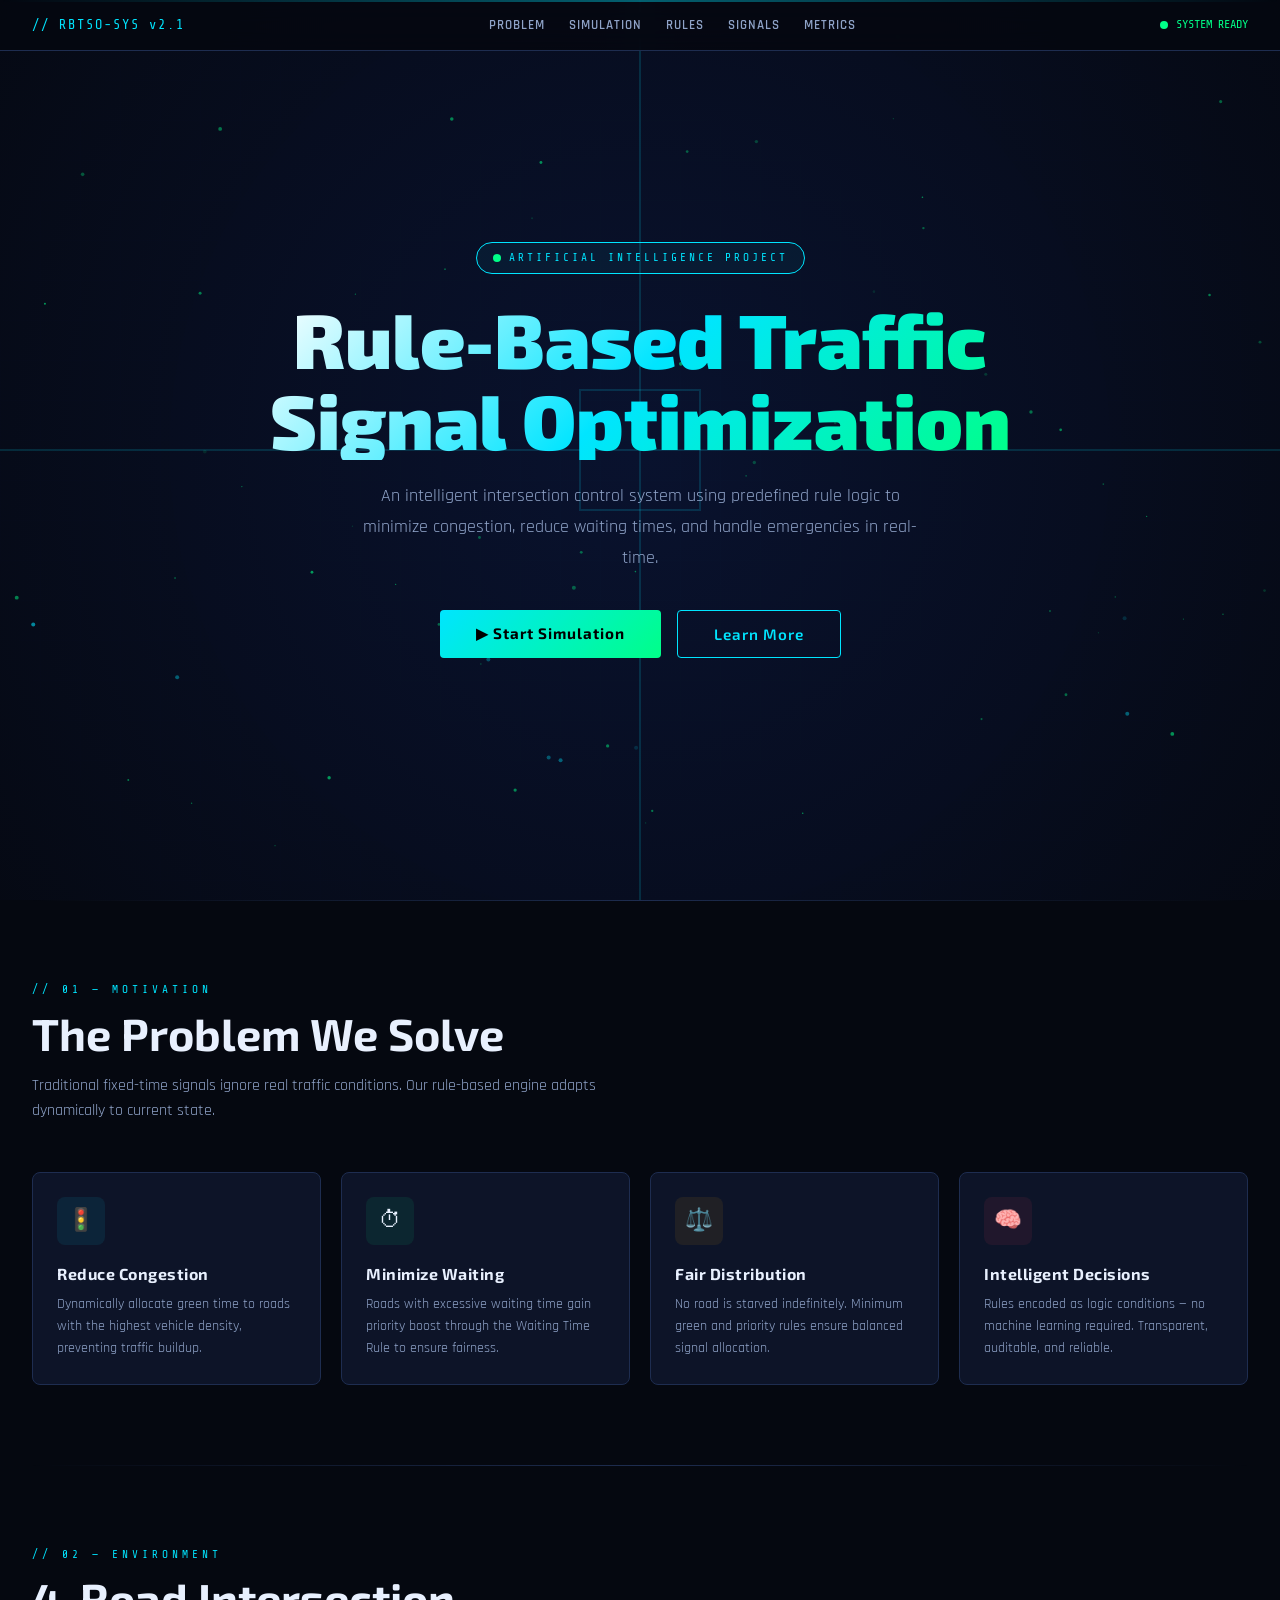
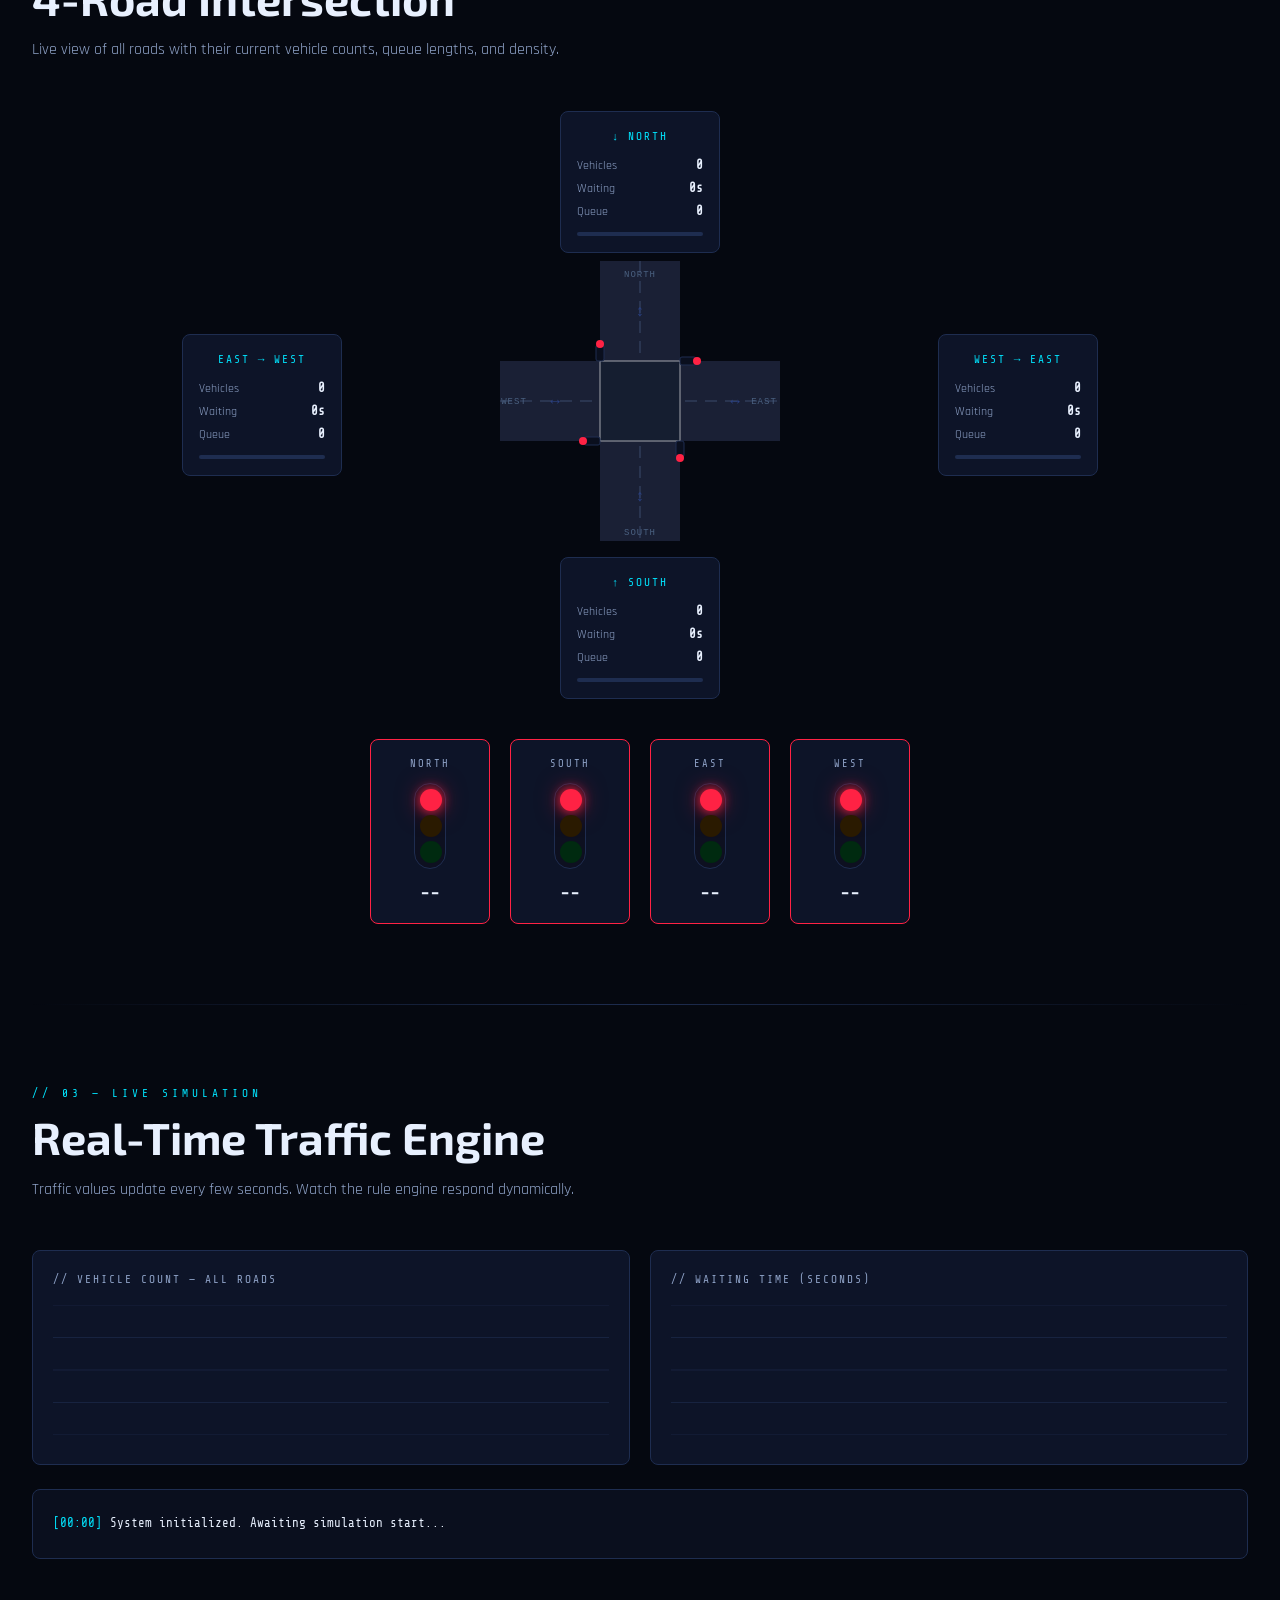
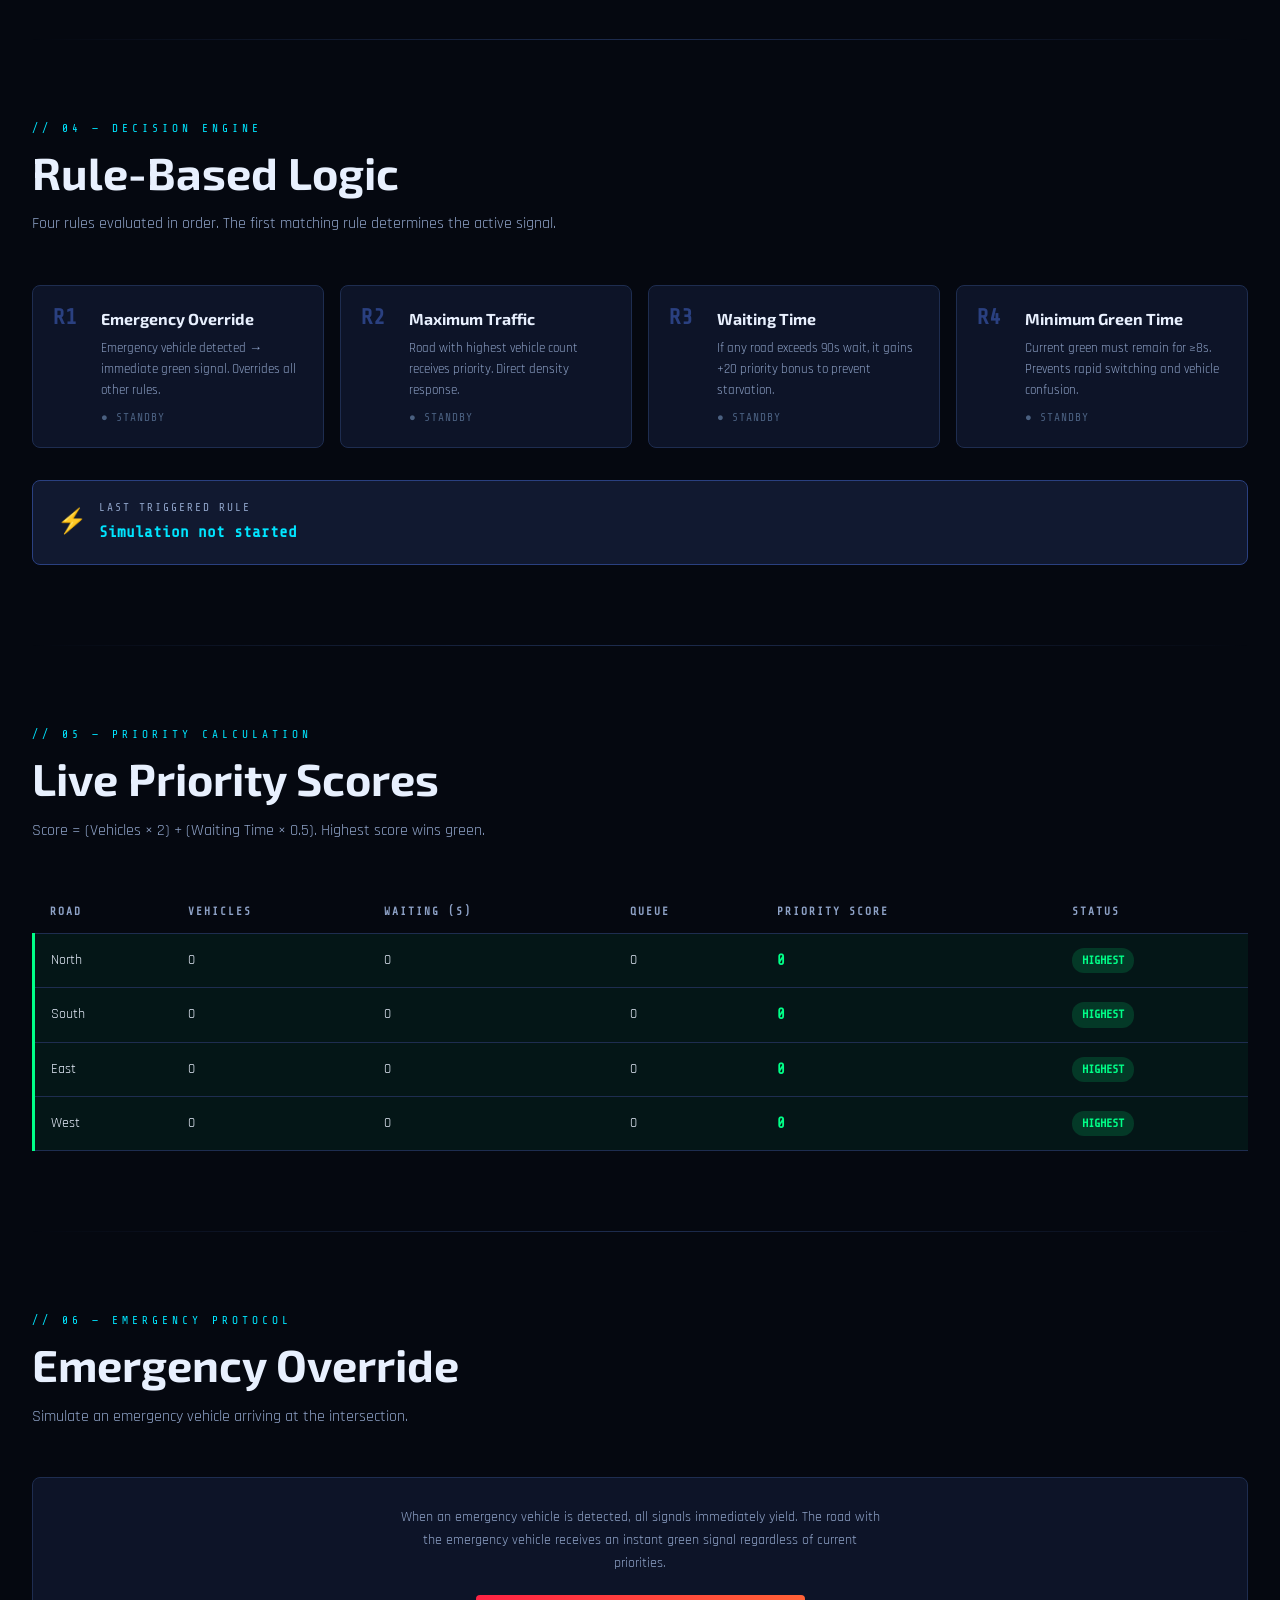
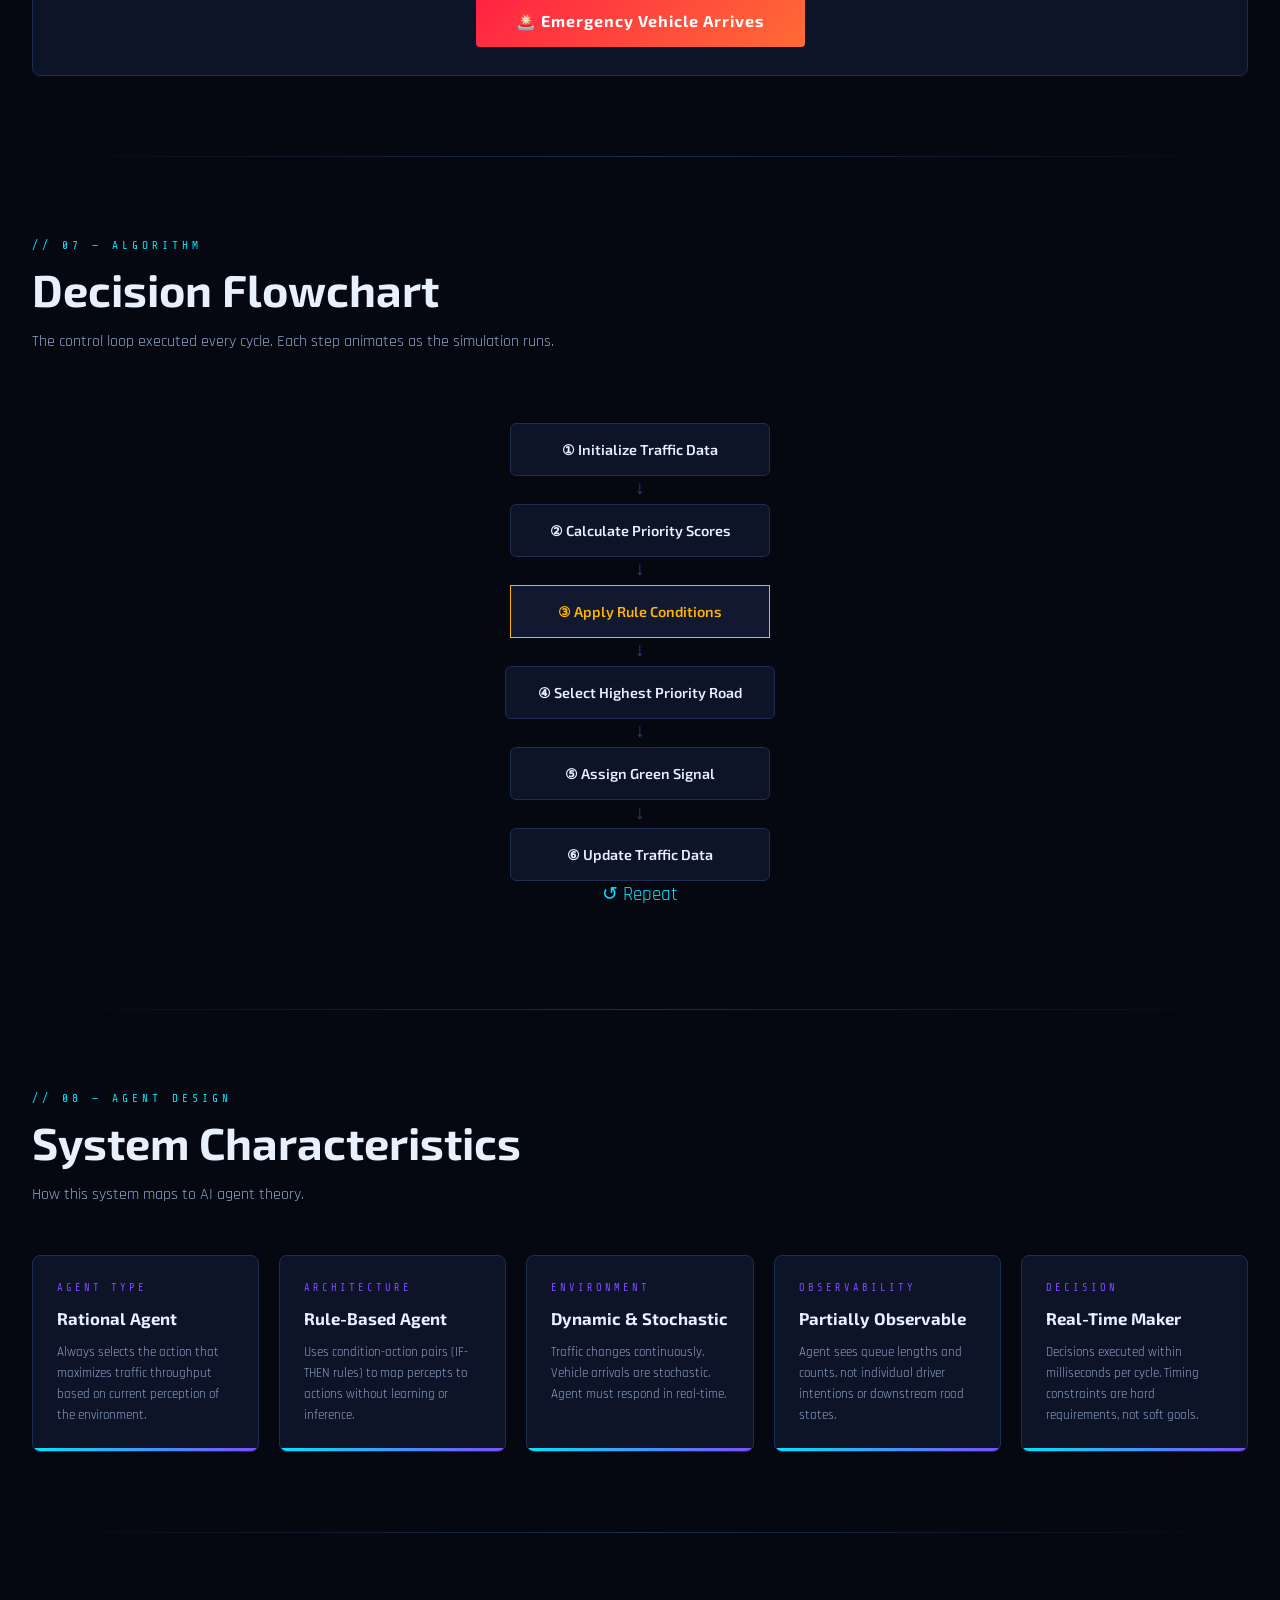
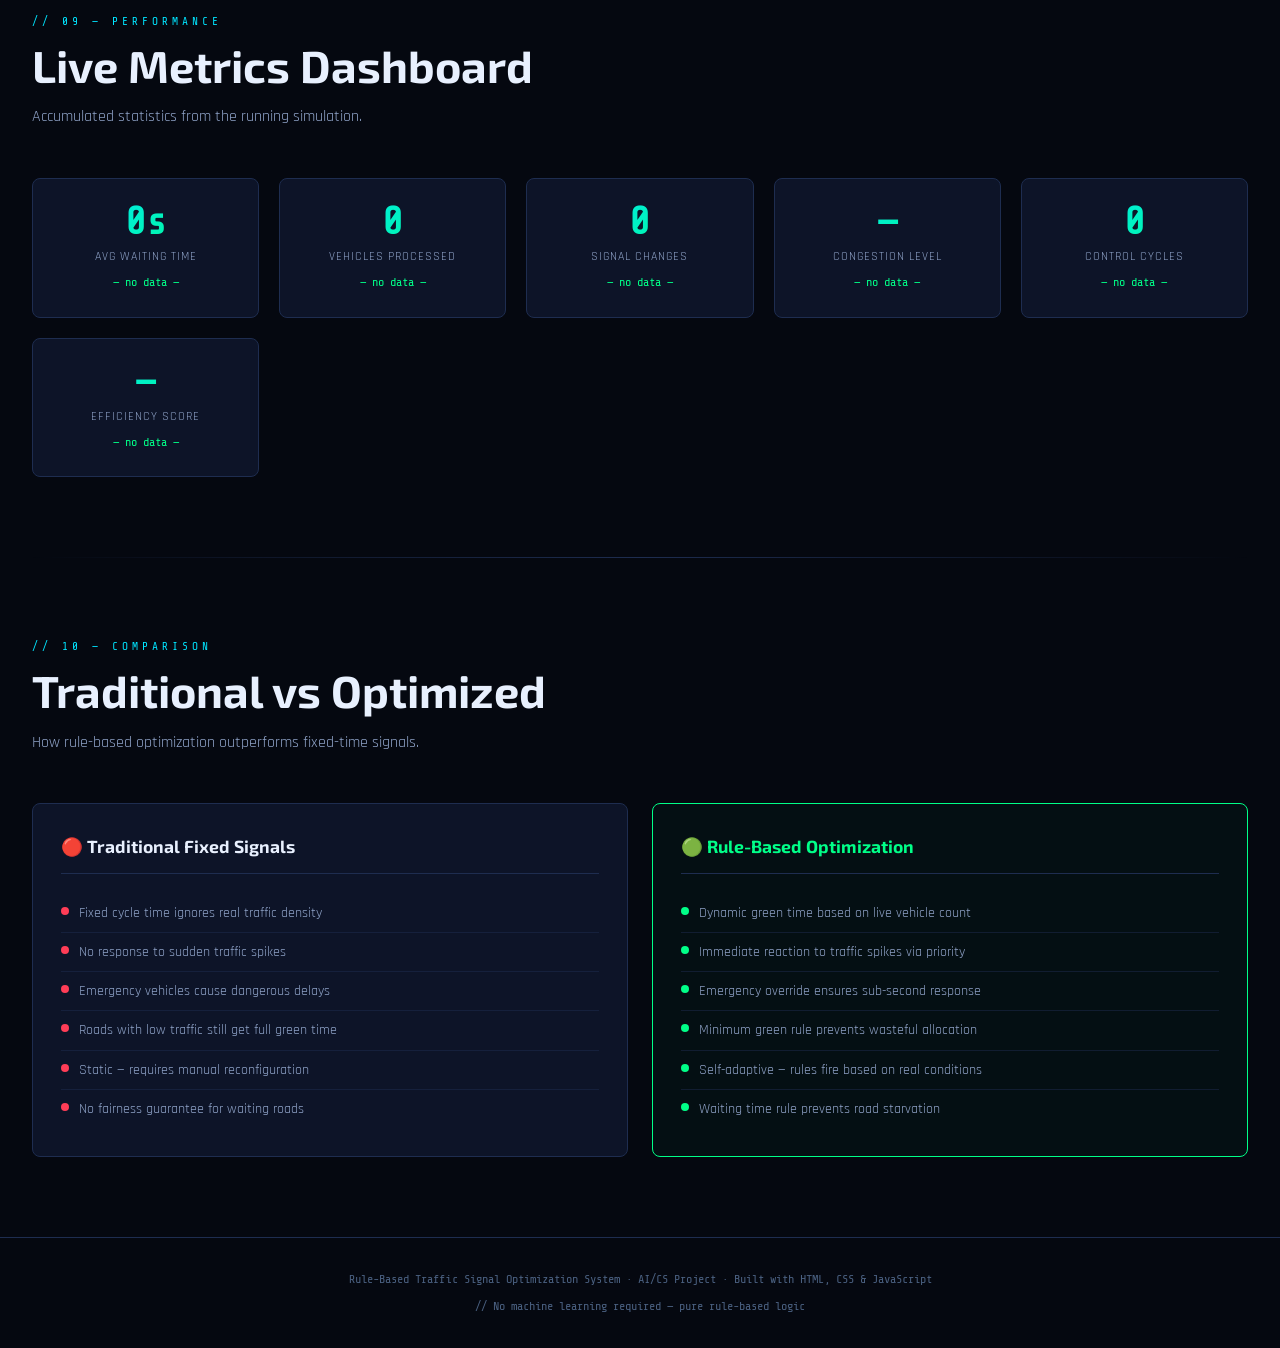
<file: index.html>
<!DOCTYPE html>
<html lang="en">
<head>
<meta charset="UTF-8">
<meta name="viewport" content="width=device-width, initial-scale=1.0">
<title>Rule-Based Traffic Signal Optimization System</title>
<link href="https://fonts.googleapis.com/css2?family=Share+Tech+Mono&family=Exo+2:wght@300;400;600;700;900&family=Rajdhani:wght@400;500;600;700&display=swap" rel="stylesheet">
<style>
:root {
  --bg-deep: #050810;
  --bg-panel: #0a0f1e;
  --bg-card: #0d1428;
  --bg-card2: #111930;
  --border: #1e2d50;
  --border-bright: #2a4080;
  --accent-cyan: #00e5ff;
  --accent-green: #00ff88;
  --accent-amber: #ffb300;
  --accent-red: #ff3d57;
  --accent-purple: #7c4dff;
  --text-primary: #e8f0fe;
  --text-secondary: #8fa3c8;
  --text-dim: #4a6080;
  --signal-red: #ff2244;
  --signal-yellow: #ffcc00;
  --signal-green: #00ff66;
  --road-asphalt: #1a2035;
  --road-line: #2a3550;
  --font-display: 'Exo 2', sans-serif;
  --font-mono: 'Share Tech Mono', monospace;
  --font-ui: 'Rajdhani', sans-serif;
}

*, *::before, *::after { box-sizing: border-box; margin: 0; padding: 0; }

html { scroll-behavior: smooth; }

body {
  background: var(--bg-deep);
  color: var(--text-primary);
  font-family: var(--font-ui);
  overflow-x: hidden;
  line-height: 1.6;
}

/* ===== SCROLLBAR ===== */
::-webkit-scrollbar { width: 6px; }
::-webkit-scrollbar-track { background: var(--bg-panel); }
::-webkit-scrollbar-thumb { background: var(--border-bright); border-radius: 3px; }

/* ===== GRID BACKGROUND ===== */
body::before {
  content: '';
  position: fixed;
  inset: 0;
  background-image:
    linear-gradient(rgba(0,229,255,0.03) 1px, transparent 1px),
    linear-gradient(90deg, rgba(0,229,255,0.03) 1px, transparent 1px);
  background-size: 40px 40px;
  pointer-events: none;
  z-index: 0;
}

/* ===== HEADER / NAV ===== */
nav {
  position: fixed;
  top: 0; left: 0; right: 0;
  z-index: 100;
  display: flex;
  align-items: center;
  justify-content: space-between;
  padding: 14px 32px;
  background: rgba(5,8,16,0.85);
  backdrop-filter: blur(12px);
  border-bottom: 1px solid var(--border);
}
.nav-logo {
  font-family: var(--font-mono);
  font-size: 0.85rem;
  color: var(--accent-cyan);
  letter-spacing: 2px;
}
.nav-links { display: flex; gap: 24px; }
.nav-links a {
  font-family: var(--font-ui);
  font-weight: 600;
  font-size: 0.8rem;
  color: var(--text-secondary);
  text-decoration: none;
  letter-spacing: 1px;
  text-transform: uppercase;
  transition: color 0.2s;
}
.nav-links a:hover { color: var(--accent-cyan); }
.nav-status {
  display: flex;
  align-items: center;
  gap: 8px;
  font-family: var(--font-mono);
  font-size: 0.75rem;
  color: var(--accent-green);
}
.status-dot {
  width: 8px; height: 8px;
  background: var(--accent-green);
  border-radius: 50%;
  animation: pulse-dot 1.5s infinite;
}
@keyframes pulse-dot {
  0%,100% { opacity: 1; transform: scale(1); }
  50% { opacity: 0.4; transform: scale(0.7); }
}

/* ===== SECTIONS ===== */
section { position: relative; z-index: 1; padding: 80px 32px; max-width: 1300px; margin: 0 auto; }
.section-label {
  font-family: var(--font-mono);
  font-size: 0.7rem;
  letter-spacing: 4px;
  color: var(--accent-cyan);
  text-transform: uppercase;
  margin-bottom: 8px;
}
.section-title {
  font-family: var(--font-display);
  font-size: clamp(1.8rem, 4vw, 2.8rem);
  font-weight: 700;
  color: var(--text-primary);
  margin-bottom: 12px;
  line-height: 1.2;
}
.section-subtitle {
  font-size: 1rem;
  color: var(--text-secondary);
  max-width: 600px;
  margin-bottom: 48px;
}

/* ===== HERO ===== */
#hero {
  min-height: 100vh;
  display: flex;
  flex-direction: column;
  align-items: center;
  justify-content: center;
  text-align: center;
  padding-top: 80px;
  max-width: 100%;
  padding-left: 0; padding-right: 0;
  overflow: hidden;
}
.hero-bg {
  position: absolute;
  inset: 0;
  z-index: 0;
}
.hero-canvas { width: 100%; height: 100%; display: block; }
.hero-content {
  position: relative;
  z-index: 2;
  padding: 0 24px;
}
.hero-badge {
  display: inline-flex;
  align-items: center;
  gap: 8px;
  padding: 6px 16px;
  border: 1px solid var(--accent-cyan);
  border-radius: 24px;
  font-family: var(--font-mono);
  font-size: 0.7rem;
  letter-spacing: 3px;
  color: var(--accent-cyan);
  margin-bottom: 24px;
  background: rgba(0,229,255,0.05);
}
.hero-title {
  font-family: var(--font-display);
  font-size: clamp(2.2rem, 6vw, 5rem);
  font-weight: 900;
  line-height: 1.05;
  margin-bottom: 20px;
  background: linear-gradient(135deg, #fff 0%, var(--accent-cyan) 50%, var(--accent-green) 100%);
  -webkit-background-clip: text;
  -webkit-text-fill-color: transparent;
  background-clip: text;
}
.hero-sub {
  font-size: clamp(0.95rem, 2vw, 1.15rem);
  color: var(--text-secondary);
  max-width: 560px;
  margin: 0 auto 36px;
  line-height: 1.7;
}
.hero-btns { display: flex; gap: 16px; justify-content: center; flex-wrap: wrap; }
.btn-primary {
  padding: 14px 36px;
  background: linear-gradient(135deg, var(--accent-cyan), var(--accent-green));
  color: #000;
  border: none;
  border-radius: 4px;
  font-family: var(--font-display);
  font-weight: 700;
  font-size: 0.95rem;
  letter-spacing: 1px;
  cursor: pointer;
  transition: all 0.3s;
  position: relative;
  overflow: hidden;
}
.btn-primary:hover { transform: translateY(-2px); box-shadow: 0 8px 32px rgba(0,229,255,0.4); }
.btn-secondary {
  padding: 14px 36px;
  background: transparent;
  color: var(--accent-cyan);
  border: 1px solid var(--accent-cyan);
  border-radius: 4px;
  font-family: var(--font-display);
  font-weight: 600;
  font-size: 0.95rem;
  letter-spacing: 1px;
  cursor: pointer;
  transition: all 0.3s;
}
.btn-secondary:hover { background: rgba(0,229,255,0.08); transform: translateY(-2px); }

/* ===== CARDS ===== */
.cards-grid { display: grid; gap: 20px; }
.cards-grid-4 { grid-template-columns: repeat(auto-fit, minmax(240px,1fr)); }
.cards-grid-3 { grid-template-columns: repeat(auto-fit, minmax(260px,1fr)); }
.cards-grid-2 { grid-template-columns: repeat(auto-fit, minmax(320px,1fr)); }

.card {
  background: var(--bg-card);
  border: 1px solid var(--border);
  border-radius: 8px;
  padding: 24px;
  transition: border-color 0.3s, transform 0.3s;
  position: relative;
  overflow: hidden;
}
.card::before {
  content: '';
  position: absolute;
  top: 0; left: 0; right: 0;
  height: 2px;
  background: linear-gradient(90deg, transparent, var(--accent-cyan), transparent);
  opacity: 0;
  transition: opacity 0.3s;
}
.card:hover { border-color: var(--border-bright); transform: translateY(-3px); }
.card:hover::before { opacity: 1; }

.card-icon {
  width: 48px; height: 48px;
  border-radius: 8px;
  display: flex;
  align-items: center;
  justify-content: center;
  font-size: 1.4rem;
  margin-bottom: 16px;
  background: rgba(0,229,255,0.08);
}
.card-icon.green { background: rgba(0,255,136,0.08); }
.card-icon.amber { background: rgba(255,179,0,0.08); }
.card-icon.red { background: rgba(255,61,87,0.08); }
.card-icon.purple { background: rgba(124,77,255,0.08); }

.card-title {
  font-family: var(--font-display);
  font-size: 1rem;
  font-weight: 700;
  color: var(--text-primary);
  margin-bottom: 8px;
  letter-spacing: 0.5px;
}
.card-text {
  font-size: 0.85rem;
  color: var(--text-secondary);
  line-height: 1.6;
}

/* ===== INTERSECTION VISUALIZATION ===== */
#intersection-wrap {
  display: grid;
  grid-template-columns: 1fr auto 1fr;
  grid-template-rows: auto auto auto;
  gap: 0;
  align-items: center;
  justify-items: center;
  margin-bottom: 40px;
  position: relative;
}
.road-info-card {
  background: var(--bg-card);
  border: 1px solid var(--border);
  border-radius: 8px;
  padding: 16px;
  min-width: 160px;
  text-align: center;
  transition: all 0.4s;
}
.road-info-card.active-road {
  border-color: var(--signal-green);
  box-shadow: 0 0 20px rgba(0,255,102,0.2);
}
.road-name {
  font-family: var(--font-mono);
  font-size: 0.7rem;
  letter-spacing: 2px;
  color: var(--accent-cyan);
  text-transform: uppercase;
  margin-bottom: 10px;
}
.road-stat { font-size: 0.78rem; color: var(--text-secondary); margin: 3px 0; display: flex; justify-content: space-between; gap: 12px; }
.road-stat span { color: var(--text-primary); font-weight: 600; font-family: var(--font-mono); }
.density-bar { height: 4px; border-radius: 2px; background: var(--border); margin-top: 10px; overflow: hidden; }
.density-fill { height: 100%; border-radius: 2px; background: linear-gradient(90deg, var(--accent-green), var(--accent-amber)); transition: width 0.8s ease; }

/* ===== INTERSECTION SVG ===== */
.intersection-svg-wrap {
  grid-column: 2;
  grid-row: 1 / 4;
  position: relative;
}
#intersection-svg {
  width: 280px;
  height: 280px;
}

/* ===== SIGNAL DISPLAY ===== */
.signals-row {
  display: flex;
  justify-content: center;
  gap: 20px;
  flex-wrap: wrap;
  margin-top: 32px;
}
.signal-unit {
  background: var(--bg-card);
  border: 1px solid var(--border);
  border-radius: 8px;
  padding: 16px 20px;
  display: flex;
  flex-direction: column;
  align-items: center;
  gap: 10px;
  min-width: 120px;
  transition: all 0.4s;
}
.signal-unit.green-active {
  border-color: var(--signal-green);
  box-shadow: 0 0 24px rgba(0,255,102,0.25);
}
.signal-unit.red-active {
  border-color: var(--signal-red);
}
.signal-label {
  font-family: var(--font-mono);
  font-size: 0.65rem;
  letter-spacing: 2px;
  color: var(--text-secondary);
  text-transform: uppercase;
}
.traffic-light {
  width: 32px;
  background: #0d1020;
  border-radius: 16px;
  padding: 5px;
  display: flex;
  flex-direction: column;
  gap: 4px;
  border: 1px solid var(--border);
}
.light-bulb {
  width: 22px; height: 22px;
  border-radius: 50%;
  transition: all 0.4s;
}
.light-red { background: #2a0a0a; }
.light-yellow { background: #2a1a00; }
.light-green { background: #002a10; }
.light-red.on { background: var(--signal-red); box-shadow: 0 0 12px var(--signal-red), 0 0 24px rgba(255,34,68,0.5); }
.light-yellow.on { background: var(--signal-yellow); box-shadow: 0 0 12px var(--signal-yellow), 0 0 24px rgba(255,204,0,0.5); }
.light-green.on { background: var(--signal-green); box-shadow: 0 0 12px var(--signal-green), 0 0 24px rgba(0,255,102,0.5); }
.signal-countdown {
  font-family: var(--font-mono);
  font-size: 1.1rem;
  font-weight: bold;
  color: var(--text-primary);
}

/* ===== PRIORITY TABLE ===== */
.priority-table-wrap { overflow-x: auto; }
table {
  width: 100%;
  border-collapse: collapse;
  font-family: var(--font-ui);
  font-size: 0.9rem;
}
th {
  padding: 12px 16px;
  text-align: left;
  font-family: var(--font-mono);
  font-size: 0.7rem;
  letter-spacing: 2px;
  color: var(--text-secondary);
  text-transform: uppercase;
  border-bottom: 1px solid var(--border);
}
td {
  padding: 14px 16px;
  border-bottom: 1px solid var(--border);
  color: var(--text-primary);
  transition: background 0.3s;
}
tr.highest td { background: rgba(0,255,136,0.06); }
tr.highest td:first-child { border-left: 3px solid var(--accent-green); }
.priority-badge {
  display: inline-block;
  padding: 3px 10px;
  border-radius: 12px;
  font-family: var(--font-mono);
  font-size: 0.75rem;
  font-weight: 700;
}
.priority-badge.high { background: rgba(0,255,136,0.15); color: var(--accent-green); }
.priority-badge.med { background: rgba(255,179,0,0.15); color: var(--accent-amber); }
.priority-badge.low { background: rgba(255,61,87,0.1); color: var(--text-secondary); }

/* ===== RULES ENGINE ===== */
.rules-grid { display: grid; grid-template-columns: repeat(auto-fit, minmax(280px,1fr)); gap: 16px; margin-bottom: 32px; }
.rule-card {
  background: var(--bg-card);
  border: 1px solid var(--border);
  border-radius: 8px;
  padding: 20px;
  display: flex;
  gap: 16px;
  align-items: flex-start;
  transition: all 0.4s;
}
.rule-card.triggered {
  border-color: var(--accent-cyan);
  background: rgba(0,229,255,0.04);
  box-shadow: 0 0 20px rgba(0,229,255,0.1);
}
.rule-card.triggered .rule-name { color: var(--accent-cyan); }
.rule-index {
  font-family: var(--font-mono);
  font-size: 1.4rem;
  font-weight: 700;
  color: var(--border-bright);
  min-width: 32px;
  line-height: 1;
}
.rule-name {
  font-family: var(--font-display);
  font-weight: 700;
  margin-bottom: 6px;
  transition: color 0.3s;
}
.rule-desc { font-size: 0.82rem; color: var(--text-secondary); }
.rule-status {
  margin-top: 8px;
  font-family: var(--font-mono);
  font-size: 0.7rem;
  letter-spacing: 1px;
}
.rule-active { color: var(--accent-cyan); }
.rule-idle { color: var(--text-dim); }
.triggered-display {
  background: var(--bg-card2);
  border: 1px solid var(--border-bright);
  border-radius: 8px;
  padding: 18px 24px;
  display: flex;
  align-items: center;
  gap: 12px;
  font-family: var(--font-mono);
  font-size: 0.85rem;
}
.triggered-label { color: var(--text-secondary); font-size: 0.7rem; letter-spacing: 2px; text-transform: uppercase; display: block; margin-bottom: 4px; }
.triggered-value { color: var(--accent-cyan); font-size: 1rem; font-weight: 700; }

/* ===== ALGORITHM FLOWCHART ===== */
.flowchart {
  display: flex;
  flex-direction: column;
  align-items: center;
  gap: 0;
  padding: 20px 0;
}
.flow-step {
  background: var(--bg-card);
  border: 1px solid var(--border);
  border-radius: 6px;
  padding: 14px 32px;
  min-width: 260px;
  text-align: center;
  font-family: var(--font-display);
  font-weight: 600;
  font-size: 0.9rem;
  transition: all 0.4s;
  position: relative;
}
.flow-step.active-step {
  border-color: var(--accent-cyan);
  background: rgba(0,229,255,0.06);
  box-shadow: 0 0 20px rgba(0,229,255,0.15);
  color: var(--accent-cyan);
}
.flow-step.decision {
  border-radius: 0;
  transform: rotate(0deg);
  background: var(--bg-card2);
  border-color: var(--accent-amber);
  color: var(--accent-amber);
}
.flow-step.decision.active-step {
  border-color: var(--accent-cyan);
  color: var(--accent-cyan);
  background: rgba(0,229,255,0.06);
}
.flow-arrow {
  font-size: 1.2rem;
  color: var(--border-bright);
  height: 28px;
  display: flex;
  align-items: center;
}
.flow-arrow.active-arrow { color: var(--accent-cyan); }

/* ===== METRICS ===== */
.metrics-grid { display: grid; grid-template-columns: repeat(auto-fit, minmax(200px,1fr)); gap: 20px; }
.metric-card {
  background: var(--bg-card);
  border: 1px solid var(--border);
  border-radius: 8px;
  padding: 24px;
  text-align: center;
}
.metric-value {
  font-family: var(--font-mono);
  font-size: 2.4rem;
  font-weight: 700;
  line-height: 1;
  margin-bottom: 6px;
  background: linear-gradient(135deg, var(--accent-cyan), var(--accent-green));
  -webkit-background-clip: text;
  -webkit-text-fill-color: transparent;
  background-clip: text;
}
.metric-label {
  font-size: 0.78rem;
  color: var(--text-secondary);
  letter-spacing: 1px;
  text-transform: uppercase;
}
.metric-trend {
  font-size: 0.75rem;
  color: var(--accent-green);
  margin-top: 6px;
  font-family: var(--font-mono);
}
.metric-trend.bad { color: var(--accent-red); }

/* ===== COMPARISON ===== */
.comparison-grid { display: grid; grid-template-columns: 1fr 1fr; gap: 24px; }
@media(max-width:700px) { .comparison-grid { grid-template-columns: 1fr; } }
.compare-card {
  background: var(--bg-card);
  border: 1px solid var(--border);
  border-radius: 8px;
  padding: 28px;
}
.compare-card.optimized { border-color: var(--accent-green); background: rgba(0,255,136,0.03); }
.compare-title {
  font-family: var(--font-display);
  font-size: 1.1rem;
  font-weight: 700;
  margin-bottom: 20px;
  padding-bottom: 12px;
  border-bottom: 1px solid var(--border);
}
.compare-card.optimized .compare-title { color: var(--accent-green); }
.compare-item {
  display: flex;
  align-items: flex-start;
  gap: 10px;
  padding: 8px 0;
  font-size: 0.87rem;
  color: var(--text-secondary);
  border-bottom: 1px solid rgba(30,45,80,0.5);
}
.compare-item:last-child { border-bottom: none; }
.compare-dot { width: 8px; height: 8px; border-radius: 50%; flex-shrink: 0; margin-top: 5px; }
.compare-dot.good { background: var(--accent-green); }
.compare-dot.bad { background: var(--accent-red); }

/* ===== EMERGENCY SECTION ===== */
.emergency-panel {
  background: var(--bg-card);
  border: 1px solid var(--border);
  border-radius: 8px;
  padding: 28px;
  display: flex;
  flex-direction: column;
  align-items: center;
  gap: 20px;
  text-align: center;
}
.btn-emergency {
  padding: 16px 40px;
  background: linear-gradient(135deg, #ff2244, #ff6b35);
  color: #fff;
  border: none;
  border-radius: 4px;
  font-family: var(--font-display);
  font-weight: 700;
  font-size: 1rem;
  letter-spacing: 1px;
  cursor: pointer;
  transition: all 0.3s;
  animation: emergency-pulse 2.5s infinite;
}
.btn-emergency:hover { transform: translateY(-2px); box-shadow: 0 8px 32px rgba(255,34,68,0.5); }
@keyframes emergency-pulse {
  0%,100% { box-shadow: 0 0 0 0 rgba(255,34,68,0.4); }
  50% { box-shadow: 0 0 0 12px rgba(255,34,68,0); }
}
.emergency-notification {
  display: none;
  padding: 16px 24px;
  background: rgba(255,34,68,0.08);
  border: 1px solid var(--signal-red);
  border-radius: 6px;
  color: var(--signal-red);
  font-family: var(--font-mono);
  font-size: 0.85rem;
  letter-spacing: 1px;
  animation: flash-border 0.5s infinite alternate;
}
@keyframes flash-border {
  from { border-color: var(--signal-red); }
  to { border-color: rgba(255,34,68,0.2); }
}
.ambulance-anim {
  display: none;
  font-size: 2.5rem;
  animation: ambulance-drive 1.5s ease-in-out;
}
@keyframes ambulance-drive {
  0% { transform: translateX(-200px); opacity: 0; }
  30% { opacity: 1; }
  80% { transform: translateX(20px); opacity: 1; }
  100% { transform: translateX(0); opacity: 1; }
}

/* ===== AGENT CARDS ===== */
.agent-card {
  background: var(--bg-card);
  border: 1px solid var(--border);
  border-radius: 8px;
  padding: 24px;
  position: relative;
  overflow: hidden;
}
.agent-card::after {
  content: '';
  position: absolute;
  bottom: 0; left: 0;
  height: 3px;
  width: 100%;
  background: linear-gradient(90deg, var(--accent-cyan), var(--accent-purple));
}
.agent-type {
  font-family: var(--font-mono);
  font-size: 0.65rem;
  letter-spacing: 3px;
  color: var(--accent-purple);
  text-transform: uppercase;
  margin-bottom: 8px;
}
.agent-name {
  font-family: var(--font-display);
  font-size: 1.05rem;
  font-weight: 700;
  color: var(--text-primary);
  margin-bottom: 10px;
}
.agent-desc { font-size: 0.83rem; color: var(--text-secondary); }

/* ===== SIM LOG ===== */
.sim-log {
  background: var(--bg-panel);
  border: 1px solid var(--border);
  border-radius: 8px;
  padding: 20px;
  font-family: var(--font-mono);
  font-size: 0.78rem;
  max-height: 200px;
  overflow-y: auto;
  color: var(--text-secondary);
}
.sim-log .log-entry { padding: 4px 0; border-bottom: 1px solid rgba(30,45,80,0.3); }
.sim-log .log-entry:last-child { border-bottom: none; }
.log-time { color: var(--accent-cyan); margin-right: 8px; }
.log-event { color: var(--text-primary); }
.log-rule { color: var(--accent-amber); }
.log-green { color: var(--accent-green); }

/* ===== MINI CHART ===== */
.chart-wrap {
  background: var(--bg-card);
  border: 1px solid var(--border);
  border-radius: 8px;
  padding: 20px;
}
.chart-title {
  font-family: var(--font-mono);
  font-size: 0.7rem;
  letter-spacing: 2px;
  color: var(--text-secondary);
  text-transform: uppercase;
  margin-bottom: 16px;
}
canvas.mini-chart { width: 100% !important; max-height: 130px; }

/* ===== FOOTER ===== */
footer {
  border-top: 1px solid var(--border);
  padding: 32px;
  text-align: center;
  font-family: var(--font-mono);
  font-size: 0.75rem;
  color: var(--text-dim);
  position: relative;
  z-index: 1;
}

/* ===== RESPONSIVE ===== */
@media(max-width:768px) {
  nav { padding: 12px 16px; }
  .nav-links { display: none; }
  section { padding: 60px 16px; }
  #intersection-svg { width: 220px; height: 220px; }
  .road-info-card { min-width: 130px; padding: 12px; font-size: 0.8rem; }
}

/* ===== DIVIDERS ===== */
.section-divider {
  height: 1px;
  background: linear-gradient(90deg, transparent, var(--border), transparent);
  margin: 0 32px;
  position: relative;
  z-index: 1;
}

/* ===== SCAN LINE EFFECT ===== */
.scan-line {
  position: fixed;
  top: 0; left: 0; right: 0;
  height: 2px;
  background: linear-gradient(90deg, transparent, rgba(0,229,255,0.4), transparent);
  z-index: 200;
  animation: scan 6s linear infinite;
  pointer-events: none;
}
@keyframes scan {
  0% { top: 0; }
  100% { top: 100vh; }
}

/* Simulation running state */
.sim-running .card::before { opacity: 0.6; }

/* Active road highlight */
.active-road-badge {
  font-family: var(--font-mono);
  font-size: 0.65rem;
  background: rgba(0,255,136,0.15);
  color: var(--accent-green);
  border: 1px solid rgba(0,255,136,0.3);
  padding: 2px 8px;
  border-radius: 10px;
  display: inline-block;
  margin-top: 6px;
}
</style>
</head>
<body>

<!-- Scan line effect -->
<div class="scan-line"></div>

<!-- NAV -->
<nav>
  <div class="nav-logo">// RBTSO-SYS v2.1</div>
  <div class="nav-links">
    <a href="#problem">Problem</a>
    <a href="#simulation">Simulation</a>
    <a href="#rules">Rules</a>
    <a href="#signals">Signals</a>
    <a href="#metrics">Metrics</a>
  </div>
  <div class="nav-status"><div class="status-dot"></div><span id="nav-status-text">SYSTEM READY</span></div>
</nav>

<!-- HERO -->
<section id="hero" style="padding:0; max-width:100%;">
  <div class="hero-bg">
    <canvas class="hero-canvas" id="heroCanvas"></canvas>
  </div>
  <div class="hero-content">
    <div class="hero-badge">
      <div class="status-dot"></div>
      ARTIFICIAL INTELLIGENCE PROJECT
    </div>
    <h1 class="hero-title">Rule-Based Traffic<br>Signal Optimization</h1>
    <p class="hero-sub">An intelligent intersection control system using predefined rule logic to minimize congestion, reduce waiting times, and handle emergencies in real-time.</p>
    <div class="hero-btns">
      <button class="btn-primary" onclick="startSimulation()">▶ Start Simulation</button>
      <button class="btn-secondary" onclick="document.getElementById('problem').scrollIntoView({behavior:'smooth'})">Learn More</button>
    </div>
  </div>
</section>

<div class="section-divider"></div>

<!-- PROBLEM STATEMENT -->
<section id="problem">
  <div class="section-label">// 01 — MOTIVATION</div>
  <h2 class="section-title">The Problem We Solve</h2>
  <p class="section-subtitle">Traditional fixed-time signals ignore real traffic conditions. Our rule-based engine adapts dynamically to current state.</p>
  <div class="cards-grid cards-grid-4">
    <div class="card">
      <div class="card-icon">🚦</div>
      <div class="card-title">Reduce Congestion</div>
      <div class="card-text">Dynamically allocate green time to roads with the highest vehicle density, preventing traffic buildup.</div>
    </div>
    <div class="card">
      <div class="card-icon green">⏱</div>
      <div class="card-title">Minimize Waiting</div>
      <div class="card-text">Roads with excessive waiting time gain priority boost through the Waiting Time Rule to ensure fairness.</div>
    </div>
    <div class="card">
      <div class="card-icon amber">⚖️</div>
      <div class="card-title">Fair Distribution</div>
      <div class="card-text">No road is starved indefinitely. Minimum green and priority rules ensure balanced signal allocation.</div>
    </div>
    <div class="card">
      <div class="card-icon red">🧠</div>
      <div class="card-title">Intelligent Decisions</div>
      <div class="card-text">Rules encoded as logic conditions — no machine learning required. Transparent, auditable, and reliable.</div>
    </div>
  </div>
</section>

<div class="section-divider"></div>

<!-- INTERSECTION ENVIRONMENT -->
<section id="environment">
  <div class="section-label">// 02 — ENVIRONMENT</div>
  <h2 class="section-title">4-Road Intersection</h2>
  <p class="section-subtitle">Live view of all roads with their current vehicle counts, queue lengths, and density.</p>
  <div id="intersection-wrap">
    <!-- North (top center) -->
    <div style="grid-column:2; grid-row:1; padding-bottom:8px;">
      <div class="road-info-card" id="card-north">
        <div class="road-name">↓ North</div>
        <div class="road-stat">Vehicles <span id="n-veh">0</span></div>
        <div class="road-stat">Waiting <span id="n-wait">0s</span></div>
        <div class="road-stat">Queue <span id="n-queue">0</span></div>
        <div class="density-bar"><div class="density-fill" id="n-density" style="width:0%"></div></div>
      </div>
    </div>

    <!-- West -->
    <div style="grid-column:1; grid-row:2; padding-right:8px;">
      <div class="road-info-card" id="card-west">
        <div class="road-name">East → West</div>
        <div class="road-stat">Vehicles <span id="w-veh">0</span></div>
        <div class="road-stat">Waiting <span id="w-wait">0s</span></div>
        <div class="road-stat">Queue <span id="w-queue">0</span></div>
        <div class="density-bar"><div class="density-fill" id="w-density" style="width:0%"></div></div>
      </div>
    </div>

    <!-- Intersection SVG -->
    <div class="intersection-svg-wrap" style="grid-column:2; grid-row:2;">
      <svg id="intersection-svg" viewBox="0 0 280 280" xmlns="http://www.w3.org/2000/svg">
        <!-- Background -->
        <rect width="280" height="280" fill="#050810"/>
        <!-- Roads -->
        <rect x="100" y="0" width="80" height="280" fill="#1a2035"/>
        <rect x="0" y="100" width="280" height="80" fill="#1a2035"/>
        <!-- Center box -->
        <rect x="100" y="100" width="80" height="80" fill="#151e30"/>
        <!-- Road markings vertical -->
        <line x1="140" y1="0" x2="140" y2="95" stroke="#2a3550" stroke-width="2" stroke-dasharray="12,8"/>
        <line x1="140" y1="185" x2="140" y2="280" stroke="#2a3550" stroke-width="2" stroke-dasharray="12,8"/>
        <!-- Road markings horizontal -->
        <line x1="0" y1="140" x2="95" y2="140" stroke="#2a3550" stroke-width="2" stroke-dasharray="12,8"/>
        <line x1="185" y1="140" x2="280" y2="140" stroke="#2a3550" stroke-width="2" stroke-dasharray="12,8"/>
        <!-- Stop lines -->
        <line x1="100" y1="100" x2="180" y2="100" stroke="#ffffff" stroke-width="1.5" opacity="0.4"/>
        <line x1="100" y1="180" x2="180" y2="180" stroke="#ffffff" stroke-width="1.5" opacity="0.4"/>
        <line x1="100" y1="100" x2="100" y2="180" stroke="#ffffff" stroke-width="1.5" opacity="0.4"/>
        <line x1="180" y1="100" x2="180" y2="180" stroke="#ffffff" stroke-width="1.5" opacity="0.4"/>
        <!-- Traffic light posts -->
        <!-- North signal -->
        <rect x="96" y="84" width="8" height="16" rx="2" fill="#0a0f1e" stroke="#1e2d50" stroke-width="1"/>
        <circle cx="100" cy="83" r="4" id="sig-north" fill="#002a10"/>
        <!-- South signal -->
        <rect x="176" y="180" width="8" height="16" rx="2" fill="#0a0f1e" stroke="#1e2d50" stroke-width="1"/>
        <circle cx="180" cy="197" r="4" id="sig-south" fill="#002a10"/>
        <!-- East signal -->
        <rect x="180" y="96" width="16" height="8" rx="2" fill="#0a0f1e" stroke="#1e2d50" stroke-width="1"/>
        <circle cx="197" cy="100" r="4" id="sig-east" fill="#002a10"/>
        <!-- West signal -->
        <rect x="84" y="176" width="16" height="8" rx="2" fill="#0a0f1e" stroke="#1e2d50" stroke-width="1"/>
        <circle cx="83" cy="180" r="4" id="sig-west" fill="#002a10"/>
        <!-- Direction arrows -->
        <text x="140" y="55" text-anchor="middle" fill="#2a4080" font-size="16" font-family="monospace">↕</text>
        <text x="140" y="240" text-anchor="middle" fill="#2a4080" font-size="16" font-family="monospace">↕</text>
        <text x="55" y="145" text-anchor="middle" fill="#2a4080" font-size="16" font-family="monospace">↔</text>
        <text x="235" y="145" text-anchor="middle" fill="#2a4080" font-size="16" font-family="monospace">↔</text>
        <!-- Road labels -->
        <text x="140" y="16" text-anchor="middle" fill="#4a6080" font-size="9" font-family="monospace" letter-spacing="1">NORTH</text>
        <text x="140" y="274" text-anchor="middle" fill="#4a6080" font-size="9" font-family="monospace" letter-spacing="1">SOUTH</text>
        <text x="14" y="143" text-anchor="middle" fill="#4a6080" font-size="9" font-family="monospace" letter-spacing="1">WEST</text>
        <text x="264" y="143" text-anchor="middle" fill="#4a6080" font-size="9" font-family="monospace" letter-spacing="1">EAST</text>
        <!-- Car groups (animated) -->
        <g id="cars-north"></g>
        <g id="cars-south"></g>
        <g id="cars-east"></g>
        <g id="cars-west"></g>
      </svg>
    </div>

    <!-- East -->
    <div style="grid-column:3; grid-row:2; padding-left:8px;">
      <div class="road-info-card" id="card-east">
        <div class="road-name">West → East</div>
        <div class="road-stat">Vehicles <span id="e-veh">0</span></div>
        <div class="road-stat">Waiting <span id="e-wait">0s</span></div>
        <div class="road-stat">Queue <span id="e-queue">0</span></div>
        <div class="density-bar"><div class="density-fill" id="e-density" style="width:0%"></div></div>
      </div>
    </div>

    <!-- South -->
    <div style="grid-column:2; grid-row:3; padding-top:8px;">
      <div class="road-info-card" id="card-south">
        <div class="road-name">↑ South</div>
        <div class="road-stat">Vehicles <span id="s-veh">0</span></div>
        <div class="road-stat">Waiting <span id="s-wait">0s</span></div>
        <div class="road-stat">Queue <span id="s-queue">0</span></div>
        <div class="density-bar"><div class="density-fill" id="s-density" style="width:0%"></div></div>
      </div>
    </div>
  </div>

  <!-- Signals row -->
  <div class="signals-row" id="signals-row">
    <div class="signal-unit" id="su-north">
      <div class="signal-label">North</div>
      <div class="traffic-light">
        <div class="light-bulb light-red" id="sl-north-r"></div>
        <div class="light-bulb light-yellow" id="sl-north-y"></div>
        <div class="light-bulb light-green" id="sl-north-g"></div>
      </div>
      <div class="signal-countdown" id="sc-north">--</div>
    </div>
    <div class="signal-unit" id="su-south">
      <div class="signal-label">South</div>
      <div class="traffic-light">
        <div class="light-bulb light-red" id="sl-south-r"></div>
        <div class="light-bulb light-yellow" id="sl-south-y"></div>
        <div class="light-bulb light-green" id="sl-south-g"></div>
      </div>
      <div class="signal-countdown" id="sc-south">--</div>
    </div>
    <div class="signal-unit" id="su-east">
      <div class="signal-label">East</div>
      <div class="traffic-light">
        <div class="light-bulb light-red" id="sl-east-r"></div>
        <div class="light-bulb light-yellow" id="sl-east-y"></div>
        <div class="light-bulb light-green" id="sl-east-g"></div>
      </div>
      <div class="signal-countdown" id="sc-east">--</div>
    </div>
    <div class="signal-unit" id="su-west">
      <div class="signal-label">West</div>
      <div class="traffic-light">
        <div class="light-bulb light-red" id="sl-west-r"></div>
        <div class="light-bulb light-yellow" id="sl-west-y"></div>
        <div class="light-bulb light-green" id="sl-west-g"></div>
      </div>
      <div class="signal-countdown" id="sc-west">--</div>
    </div>
  </div>
</section>

<div class="section-divider"></div>

<!-- LIVE SIMULATION -->
<section id="simulation">
  <div class="section-label">// 03 — LIVE SIMULATION</div>
  <h2 class="section-title">Real-Time Traffic Engine</h2>
  <p class="section-subtitle">Traffic values update every few seconds. Watch the rule engine respond dynamically.</p>
  <div style="display:grid; grid-template-columns:1fr 1fr; gap:20px; margin-bottom:24px;">
    <div class="chart-wrap">
      <div class="chart-title">// Vehicle Count — All Roads</div>
      <canvas id="vehicleChart" class="mini-chart"></canvas>
    </div>
    <div class="chart-wrap">
      <div class="chart-title">// Waiting Time (seconds)</div>
      <canvas id="waitChart" class="mini-chart"></canvas>
    </div>
  </div>
  <div class="sim-log" id="simLog">
    <div class="log-entry"><span class="log-time">[00:00]</span><span class="log-event">System initialized. Awaiting simulation start...</span></div>
  </div>
</section>

<div class="section-divider"></div>

<!-- RULES ENGINE -->
<section id="rules">
  <div class="section-label">// 04 — DECISION ENGINE</div>
  <h2 class="section-title">Rule-Based Logic</h2>
  <p class="section-subtitle">Four rules evaluated in order. The first matching rule determines the active signal.</p>
  <div class="rules-grid">
    <div class="rule-card" id="rule-emergency">
      <div class="rule-index">R1</div>
      <div>
        <div class="rule-name">Emergency Override</div>
        <div class="rule-desc">Emergency vehicle detected → immediate green signal. Overrides all other rules.</div>
        <div class="rule-status rule-idle" id="rs-emergency">● STANDBY</div>
      </div>
    </div>
    <div class="rule-card" id="rule-maxtraffic">
      <div class="rule-index">R2</div>
      <div>
        <div class="rule-name">Maximum Traffic</div>
        <div class="rule-desc">Road with highest vehicle count receives priority. Direct density response.</div>
        <div class="rule-status rule-idle" id="rs-maxtraffic">● STANDBY</div>
      </div>
    </div>
    <div class="rule-card" id="rule-waittime">
      <div class="rule-index">R3</div>
      <div>
        <div class="rule-name">Waiting Time</div>
        <div class="rule-desc">If any road exceeds 90s wait, it gains +20 priority bonus to prevent starvation.</div>
        <div class="rule-status rule-idle" id="rs-waittime">● STANDBY</div>
      </div>
    </div>
    <div class="rule-card" id="rule-mingreen">
      <div class="rule-index">R4</div>
      <div>
        <div class="rule-name">Minimum Green Time</div>
        <div class="rule-desc">Current green must remain for ≥8s. Prevents rapid switching and vehicle confusion.</div>
        <div class="rule-status rule-idle" id="rs-mingreen">● STANDBY</div>
      </div>
    </div>
  </div>
  <div class="triggered-display">
    <div style="font-size:1.5rem">⚡</div>
    <div>
      <div class="triggered-label">Last Triggered Rule</div>
      <div class="triggered-value" id="triggered-rule">Simulation not started</div>
    </div>
  </div>
</section>

<div class="section-divider"></div>

<!-- PRIORITY TABLE -->
<section id="priority">
  <div class="section-label">// 05 — PRIORITY CALCULATION</div>
  <h2 class="section-title">Live Priority Scores</h2>
  <p class="section-subtitle">Score = (Vehicles × 2) + (Waiting Time × 0.5). Highest score wins green.</p>
  <div class="priority-table-wrap">
    <table id="priorityTable">
      <thead>
        <tr>
          <th>Road</th>
          <th>Vehicles</th>
          <th>Waiting (s)</th>
          <th>Queue</th>
          <th>Priority Score</th>
          <th>Status</th>
        </tr>
      </thead>
      <tbody id="priorityBody">
        <tr><td colspan="6" style="text-align:center; color:var(--text-dim);">Start simulation to see data</td></tr>
      </tbody>
    </table>
  </div>
</section>

<div class="section-divider"></div>

<!-- EMERGENCY -->
<section id="emergency">
  <div class="section-label">// 06 — EMERGENCY PROTOCOL</div>
  <h2 class="section-title">Emergency Override</h2>
  <p class="section-subtitle">Simulate an emergency vehicle arriving at the intersection.</p>
  <div class="emergency-panel">
    <p style="color:var(--text-secondary); font-size:0.9rem; max-width:480px;">When an emergency vehicle is detected, all signals immediately yield. The road with the emergency vehicle receives an instant green signal regardless of current priorities.</p>
    <div class="ambulance-anim" id="ambulanceAnim">🚑</div>
    <button class="btn-emergency" onclick="triggerEmergency()">🚨 Emergency Vehicle Arrives</button>
    <div class="emergency-notification" id="emergencyNotif">⚠ EMERGENCY OVERRIDE ACTIVATED — CLEARING ALL LANES</div>
  </div>
</section>

<div class="section-divider"></div>

<!-- ALGORITHM FLOWCHART -->
<section id="algorithm">
  <div class="section-label">// 07 — ALGORITHM</div>
  <h2 class="section-title">Decision Flowchart</h2>
  <p class="section-subtitle">The control loop executed every cycle. Each step animates as the simulation runs.</p>
  <div style="display:flex; justify-content:center;">
    <div class="flowchart" id="flowchart">
      <div class="flow-step" id="fs0">① Initialize Traffic Data</div>
      <div class="flow-arrow" id="fa0">↓</div>
      <div class="flow-step" id="fs1">② Calculate Priority Scores</div>
      <div class="flow-arrow" id="fa1">↓</div>
      <div class="flow-step decision" id="fs2">③ Apply Rule Conditions</div>
      <div class="flow-arrow" id="fa2">↓</div>
      <div class="flow-step" id="fs3">④ Select Highest Priority Road</div>
      <div class="flow-arrow" id="fa3">↓</div>
      <div class="flow-step" id="fs4">⑤ Assign Green Signal</div>
      <div class="flow-arrow" id="fa4">↓</div>
      <div class="flow-step" id="fs5">⑥ Update Traffic Data</div>
      <div class="flow-arrow" id="fa5" style="color:var(--accent-cyan);">↺ Repeat</div>
    </div>
  </div>
</section>

<div class="section-divider"></div>

<!-- AGENT CHARACTERISTICS -->
<section id="agent">
  <div class="section-label">// 08 — AGENT DESIGN</div>
  <h2 class="section-title">System Characteristics</h2>
  <p class="section-subtitle">How this system maps to AI agent theory.</p>
  <div class="cards-grid cards-grid-4" style="grid-template-columns:repeat(auto-fit,minmax(220px,1fr))">
    <div class="agent-card">
      <div class="agent-type">Agent Type</div>
      <div class="agent-name">Rational Agent</div>
      <div class="agent-desc">Always selects the action that maximizes traffic throughput based on current perception of the environment.</div>
    </div>
    <div class="agent-card">
      <div class="agent-type">Architecture</div>
      <div class="agent-name">Rule-Based Agent</div>
      <div class="agent-desc">Uses condition-action pairs (IF-THEN rules) to map percepts to actions without learning or inference.</div>
    </div>
    <div class="agent-card">
      <div class="agent-type">Environment</div>
      <div class="agent-name">Dynamic & Stochastic</div>
      <div class="agent-desc">Traffic changes continuously. Vehicle arrivals are stochastic. Agent must respond in real-time.</div>
    </div>
    <div class="agent-card">
      <div class="agent-type">Observability</div>
      <div class="agent-name">Partially Observable</div>
      <div class="agent-desc">Agent sees queue lengths and counts, not individual driver intentions or downstream road states.</div>
    </div>
    <div class="agent-card">
      <div class="agent-type">Decision</div>
      <div class="agent-name">Real-Time Maker</div>
      <div class="agent-desc">Decisions executed within milliseconds per cycle. Timing constraints are hard requirements, not soft goals.</div>
    </div>
  </div>
</section>

<div class="section-divider"></div>

<!-- PERFORMANCE METRICS -->
<section id="metrics">
  <div class="section-label">// 09 — PERFORMANCE</div>
  <h2 class="section-title">Live Metrics Dashboard</h2>
  <p class="section-subtitle">Accumulated statistics from the running simulation.</p>
  <div class="metrics-grid">
    <div class="metric-card">
      <div class="metric-value" id="m-avgwait">0s</div>
      <div class="metric-label">Avg Waiting Time</div>
      <div class="metric-trend" id="m-avgwait-t">— no data —</div>
    </div>
    <div class="metric-card">
      <div class="metric-value" id="m-processed">0</div>
      <div class="metric-label">Vehicles Processed</div>
      <div class="metric-trend" id="m-processed-t">— no data —</div>
    </div>
    <div class="metric-card">
      <div class="metric-value" id="m-changes">0</div>
      <div class="metric-label">Signal Changes</div>
      <div class="metric-trend" id="m-changes-t">— no data —</div>
    </div>
    <div class="metric-card">
      <div class="metric-value" id="m-congestion">—</div>
      <div class="metric-label">Congestion Level</div>
      <div class="metric-trend" id="m-congestion-t">— no data —</div>
    </div>
    <div class="metric-card">
      <div class="metric-value" id="m-cycles">0</div>
      <div class="metric-label">Control Cycles</div>
      <div class="metric-trend" id="m-cycles-t">— no data —</div>
    </div>
    <div class="metric-card">
      <div class="metric-value" id="m-efficiency">—</div>
      <div class="metric-label">Efficiency Score</div>
      <div class="metric-trend" id="m-efficiency-t">— no data —</div>
    </div>
  </div>
</section>

<div class="section-divider"></div>

<!-- COMPARISON -->
<section id="comparison">
  <div class="section-label">// 10 — COMPARISON</div>
  <h2 class="section-title">Traditional vs Optimized</h2>
  <p class="section-subtitle">How rule-based optimization outperforms fixed-time signals.</p>
  <div class="comparison-grid">
    <div class="compare-card">
      <div class="compare-title">🔴 Traditional Fixed Signals</div>
      <div class="compare-item"><div class="compare-dot bad"></div>Fixed cycle time ignores real traffic density</div>
      <div class="compare-item"><div class="compare-dot bad"></div>No response to sudden traffic spikes</div>
      <div class="compare-item"><div class="compare-dot bad"></div>Emergency vehicles cause dangerous delays</div>
      <div class="compare-item"><div class="compare-dot bad"></div>Roads with low traffic still get full green time</div>
      <div class="compare-item"><div class="compare-dot bad"></div>Static — requires manual reconfiguration</div>
      <div class="compare-item"><div class="compare-dot bad"></div>No fairness guarantee for waiting roads</div>
    </div>
    <div class="compare-card optimized">
      <div class="compare-title">🟢 Rule-Based Optimization</div>
      <div class="compare-item"><div class="compare-dot good"></div>Dynamic green time based on live vehicle count</div>
      <div class="compare-item"><div class="compare-dot good"></div>Immediate reaction to traffic spikes via priority</div>
      <div class="compare-item"><div class="compare-dot good"></div>Emergency override ensures sub-second response</div>
      <div class="compare-item"><div class="compare-dot good"></div>Minimum green rule prevents wasteful allocation</div>
      <div class="compare-item"><div class="compare-dot good"></div>Self-adaptive — rules fire based on real conditions</div>
      <div class="compare-item"><div class="compare-dot good"></div>Waiting time rule prevents road starvation</div>
    </div>
  </div>
</section>

<footer>
  <p>Rule-Based Traffic Signal Optimization System · AI/CS Project · Built with HTML, CSS & JavaScript</p>
  <p style="margin-top:8px; color:var(--text-dim);">// No machine learning required — pure rule-based logic</p>
</footer>

<!-- SCRIPTS -->
<script src="main.js"></script>
</body>
</html>
</file>
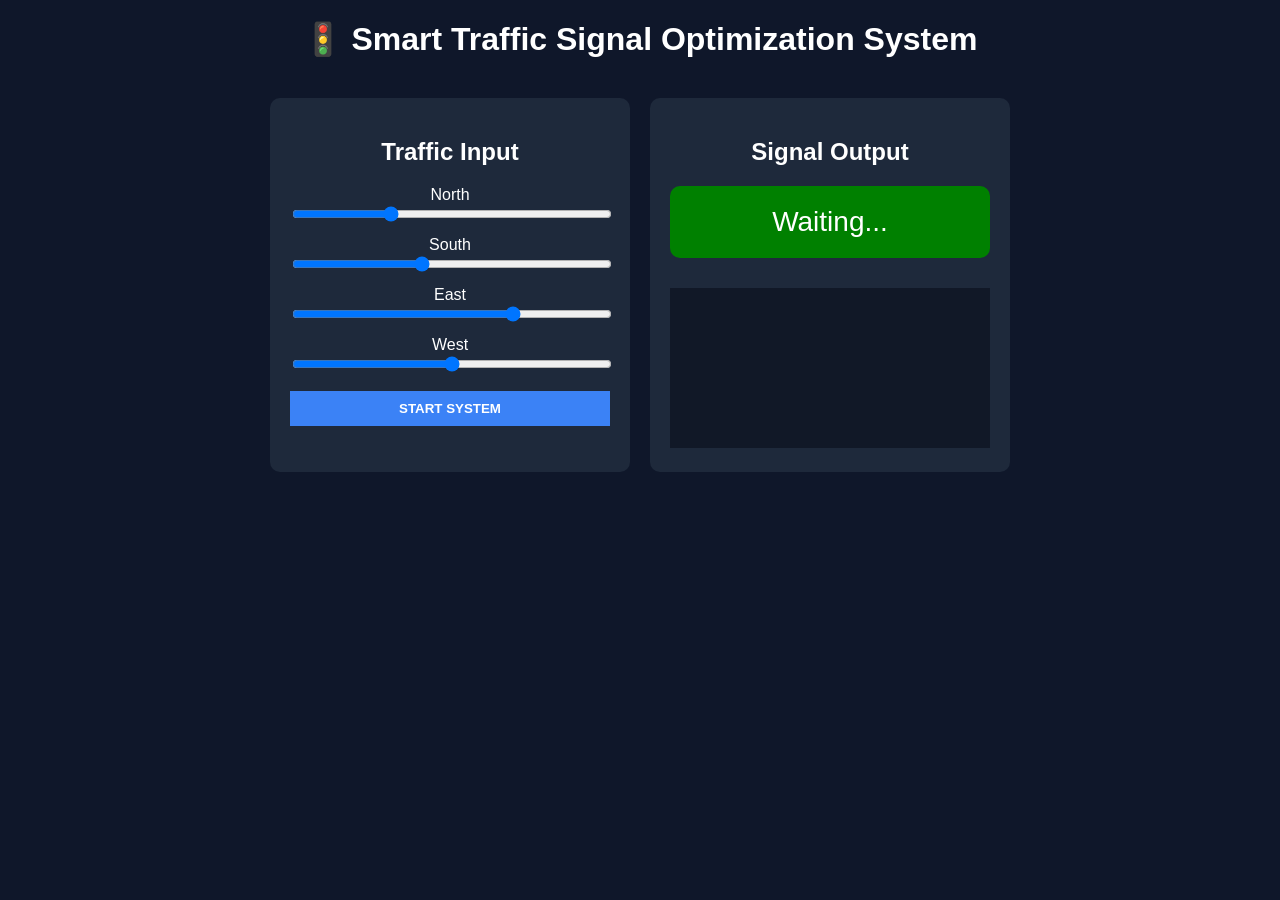
<file: Web Based/index.html>
<!DOCTYPE html>
<html lang="en">
<head>
    <meta charset="UTF-8">
    <title>Smart Traffic Signal System</title>
    <link rel="stylesheet" href="style.css">
</head>
<body>

<h1>🚦 Smart Traffic Signal Optimization System</h1>

<div class="container">

    <!-- INPUT -->
    <div class="panel">
        <h2>Traffic Input</h2>

        <label>North</label>
        <input type="range" id="north" min="0" max="100" value="30">

        <label>South</label>
        <input type="range" id="south" min="0" max="100" value="40">

        <label>East</label>
        <input type="range" id="east" min="0" max="100" value="70">

        <label>West</label>
        <input type="range" id="west" min="0" max="100" value="50">

        <button onclick="startSystem()">START SYSTEM</button>
    </div>

    <!-- OUTPUT -->
    <div class="panel">
        <h2>Signal Output</h2>

        <div id="signal">Waiting...</div>
        <canvas id="graph"></canvas>
    </div>

</div>

<script src="app.js"></script>
</body>
</html>
</file>
<file: Web Based/style.css>
body {
    font-family: Arial;
    background: #0f172a;
    color: white;
    text-align: center;
}

h1 {
    margin: 20px;
}

.container {
    display: flex;
    justify-content: center;
    gap: 20px;
    padding: 20px;
}

.panel {
    width: 320px;
    background: #1e293b;
    padding: 20px;
    border-radius: 10px;
}

label {
    display: block;
    margin-top: 10px;
}

input {
    width: 100%;
}

button {
    width: 100%;
    margin-top: 15px;
    padding: 10px;
    background: #3b82f6;
    border: none;
    color: white;
    cursor: pointer;
    font-weight: bold;
}

button:hover {
    background: #2563eb;
}

#signal {
    font-size: 28px;
    margin: 20px 0;
    padding: 20px;
    background: green;
    border-radius: 10px;
}

canvas {
    margin-top: 10px;
    background: #111827;
    width: 100%;
}
</file>
